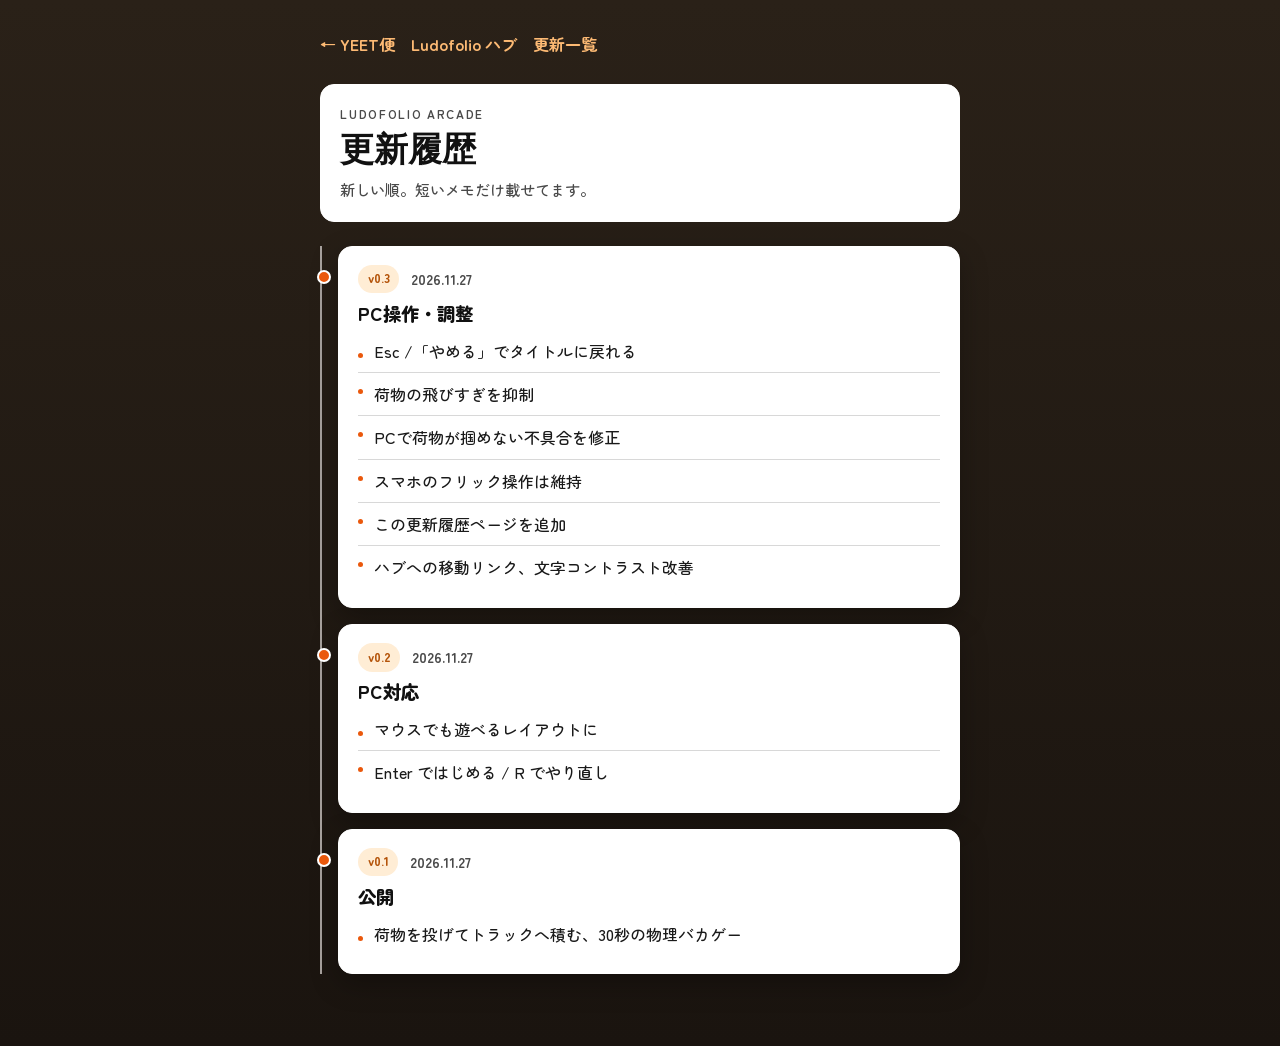
<file: changelog.html>
<!DOCTYPE html>
<html lang="ja">
<head>
  <meta charset="UTF-8" />
  <meta name="viewport" content="width=device-width, initial-scale=1" />
  <meta name="description" content="ぶっ飛び宅配 YEET便の更新履歴" />
  <title>更新履歴 — YEET便</title>
  <link rel="preconnect" href="https://fonts.googleapis.com" />
  <link rel="preconnect" href="https://fonts.gstatic.com" crossorigin />
  <link href="https://fonts.googleapis.com/css2?family=Bungee&family=Zen+Maru+Gothic:wght@500;700;900&display=swap" rel="stylesheet" />
  <link rel="stylesheet" href="changelog.css" />
</head>
<body>
  <main class="page">
    <nav class="nav" aria-label="移動">
      <a href="./">← YEET便</a>
      <a href="https://zmr7z.github.io/ludofolio/">Ludofolio ハブ</a>
      <a href="https://zmr7z.github.io/ludofolio/updates.html">更新一覧</a>
    </nav>
    <header class="head">
      <p class="kicker">ludofolio arcade</p>
      <h1>更新履歴</h1>
      <p class="intro">新しい順。短いメモだけ載せてます。</p>
    </header>

    <ol class="timeline">
      <li class="release">
        <div class="meta">
          <span class="ver">v0.3</span>
          <time datetime="2026-11-27">2026.11.27</time>
        </div>
        <h2>PC操作・調整</h2>
        <ul>
          <li>Esc /「やめる」でタイトルに戻れる</li>
          <li>荷物の飛びすぎを抑制</li>
          <li>PCで荷物が掴めない不具合を修正</li>
          <li>スマホのフリック操作は維持</li>
          <li>この更新履歴ページを追加</li>
          <li>ハブへの移動リンク、文字コントラスト改善</li>
        </ul>
      </li>

      <li class="release">
        <div class="meta">
          <span class="ver">v0.2</span>
          <time datetime="2026-11-27">2026.11.27</time>
        </div>
        <h2>PC対応</h2>
        <ul>
          <li>マウスでも遊べるレイアウトに</li>
          <li>Enter ではじめる / R でやり直し</li>
        </ul>
      </li>

      <li class="release">
        <div class="meta">
          <span class="ver">v0.1</span>
          <time datetime="2026-11-27">2026.11.27</time>
        </div>
        <h2>公開</h2>
        <ul>
          <li>荷物を投げてトラックへ積む、30秒の物理バカゲー</li>
        </ul>
      </li>
    </ol>
  </main>
</body>
</html>
</file>
<file: changelog.css>
:root {
  --ink: #111111;
  --body: #1a1a1a;
  --muted: #4a4a4a;
  --bg: #2a2118;
  --bg2: #1a140f;
  --panel: #ffffff;
  --line: #d8d8d8;
  --amber: #b45309;
  --amber-soft: #ffedd5;
  --rail: #a8a29e;
  --link: #9a3412;
}

* {
  box-sizing: border-box;
}

html,
body {
  margin: 0;
  min-height: 100%;
  background: linear-gradient(180deg, var(--bg) 0%, var(--bg2) 100%);
  color: var(--ink);
  font-family: "Zen Maru Gothic", system-ui, sans-serif;
  font-weight: 500;
  line-height: 1.75;
  -webkit-font-smoothing: antialiased;
}

.page {
  width: min(40rem, calc(100% - 2rem));
  margin: 0 auto;
  padding: 1.5rem 0 3.5rem;
}

.nav {
  display: flex;
  flex-wrap: wrap;
  gap: 0.5rem 1rem;
  margin-bottom: 1.25rem;
}

.nav a {
  display: inline-flex;
  align-items: center;
  min-height: 2.5rem;
  color: #fdba74;
  font-weight: 700;
  text-decoration: none;
}

.nav a:hover {
  color: #fff7ed;
  text-decoration: underline;
}

.head {
  margin-bottom: 1.5rem;
  padding: 1.15rem 1.2rem;
  background: var(--panel);
  border-radius: 14px;
  border: 1px solid #fff;
}

.kicker {
  margin: 0 0 0.35rem;
  font-size: 0.75rem;
  letter-spacing: 0.14em;
  text-transform: uppercase;
  color: var(--muted);
  font-weight: 700;
}

h1 {
  margin: 0 0 0.45rem;
  font-family: Bungee, cursive;
  font-size: clamp(1.7rem, 5vw, 2.1rem);
  line-height: 1.15;
  color: var(--ink);
}

.intro {
  margin: 0;
  color: var(--muted);
  font-size: 0.95rem;
}

.timeline {
  list-style: none;
  margin: 0;
  padding: 0;
  border-left: 2px solid var(--rail);
}

.release {
  position: relative;
  margin: 0 0 1rem 1rem;
  padding: 1.15rem 1.2rem;
  background: var(--panel);
  border: 1px solid #fff;
  border-radius: 14px;
  box-shadow: 0 10px 28px rgba(0, 0, 0, 0.28);
}

.release::before {
  content: "";
  position: absolute;
  left: calc(-1rem - 6px);
  top: 1.45rem;
  width: 10px;
  height: 10px;
  border-radius: 50%;
  background: #ea580c;
  border: 2px solid #fff;
}

.meta {
  display: flex;
  flex-wrap: wrap;
  align-items: center;
  gap: 0.5rem 0.75rem;
  margin-bottom: 0.45rem;
}

.ver {
  display: inline-flex;
  align-items: center;
  padding: 0.2rem 0.6rem;
  border-radius: 999px;
  background: var(--amber-soft);
  color: var(--amber);
  font-size: 0.78rem;
  font-weight: 900;
}

time {
  color: var(--muted);
  font-size: 0.88rem;
  font-weight: 700;
  font-variant-numeric: tabular-nums;
}

.release h2 {
  margin: 0 0 0.7rem;
  font-size: 1.15rem;
  font-weight: 900;
  line-height: 1.35;
  color: var(--ink);
}

.release ul {
  margin: 0;
  padding: 0;
  list-style: none;
}

.release li {
  position: relative;
  padding: 0.45rem 0 0.45rem 1rem;
  color: var(--body);
  font-size: 1rem;
  font-weight: 500;
  border-top: 1px solid var(--line);
}

.release li:first-child {
  border-top: 0;
  padding-top: 0;
}

.release li::before {
  content: "";
  position: absolute;
  left: 0;
  top: 1em;
  width: 5px;
  height: 5px;
  border-radius: 50%;
  background: #ea580c;
}
</file>
